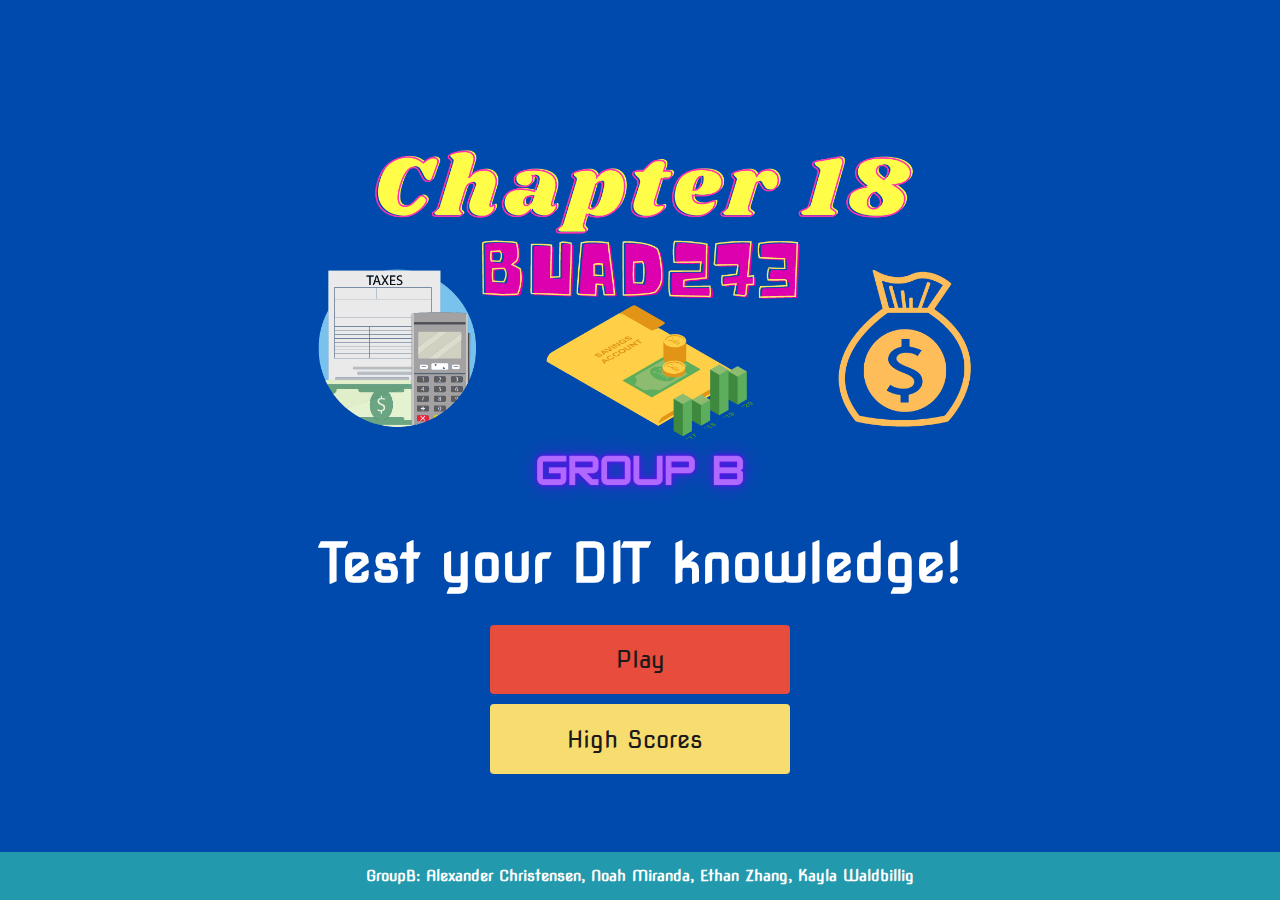
<file: index.html>
<!DOCTYPE html>
<html lang="en">
<head>
    <meta charset="UTF-8">
    <meta name="viewport" content="width=device-width, initial-scale=1.0">
    <title>Accounting Game BUAD273 Group B</title>
    <link rel="stylesheet" href="style.css">
    <link rel="stylesheet" href="https://use.fontawesome.com/releases/v5.13.1/css/all.css" integrity="sha384-xxzQGERXS00kBmZW/6qxqJPyxW3UR0BPsL4c8ILaIWXva5kFi7TxkIIaMiKtqV1Q" crossorigin="anonymous">
    </head>
<body>
           

    <div class="container">
        <div id="home" class="flex-column flex-center">
    <img src="Group%20C.png"width='700'>
            <h1>Test your DIT knowledge!</h1>
            <a href="game.html" class="btn">Play</a>
            <a href="highscores.html" id="highscore-btn" class="btn">High Scores<i class="fas fa-crown"></i></a>
        </div>
    </div>
</body>
<div class="footer">
    <h4>GroupB: Alexander Christensen, Noah Miranda, Ethan Zhang, Kayla Waldbillig</h4>
</div>
    </html>
</file>
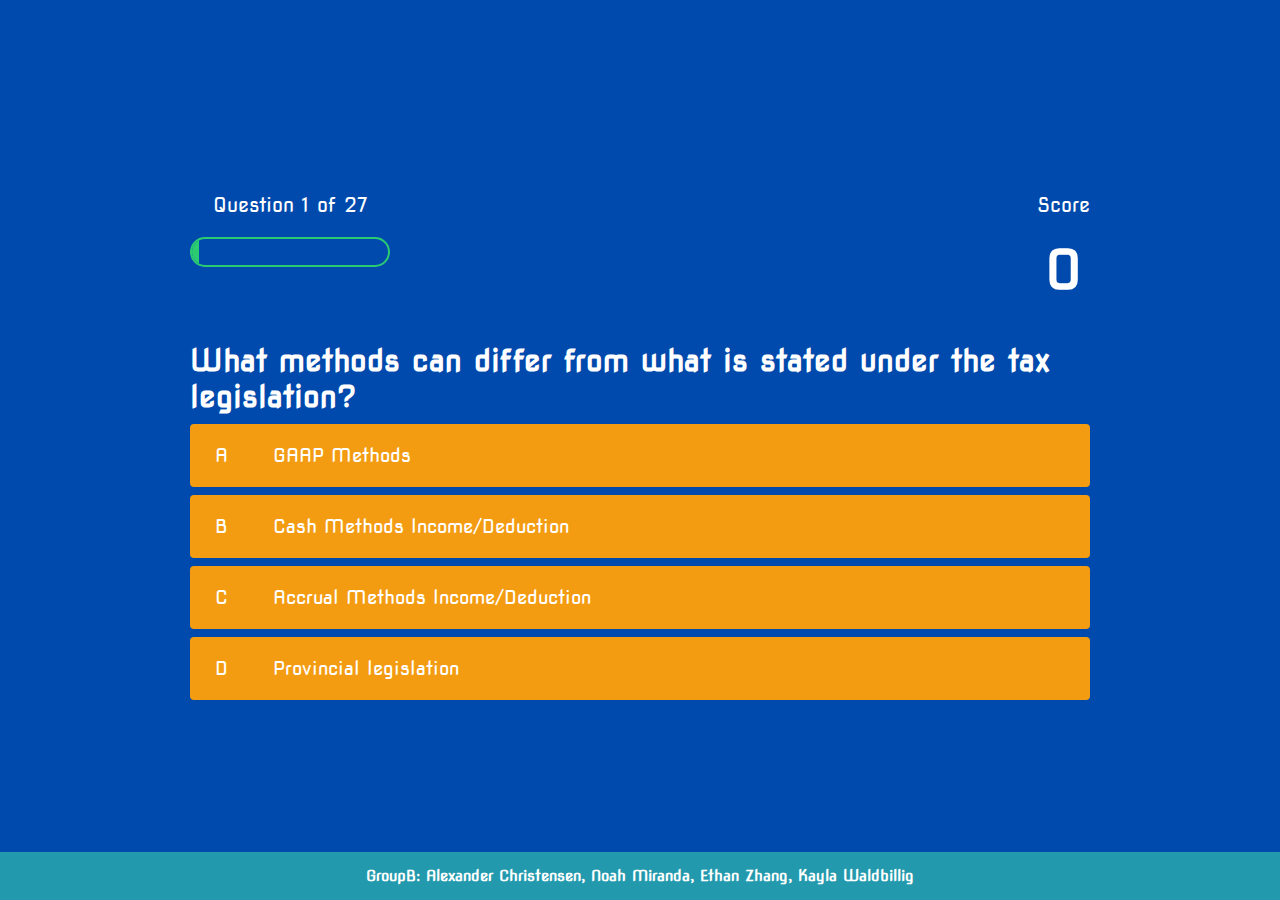
<file: game.html>
<!DOCTYPE html>
<html lang="en">
<head>
    <meta charset="UTF-8">
    <meta name="viewport" content="width=device-width, initial-scale=1.0">
    <title>Game Page</title>
    <link rel="stylesheet" href="style.css">
    <link rel="stylesheet" href="game.css">
</head>
<body>
    <div class="container">
        <div id="game" class="justify-center flex-column">
            <div id="hud">
                <div class="hud-item">
                    <p id="progressText" class="hud-prefix">
                        Question
                    </p>
                    <div id="progressBar">
                        <div id="progressBarFull"></div>
                    </div>
                </div>
                <div class="hud-item">
                    <p class="hud-prefix">
                        Score
                    </p>
                    <h1 class="hud-main-text" id="score">
                        0
                    </h1>
                </div>
            </div>
            <h3 id="question">What is the answer to this question</h3>
            <div class="choice-container">
                <p class="choice-prefix">A</p>
                <p class="choice-text" data-number="1">Choice</p>
            </div>
            <div class="choice-container">
                <p class="choice-prefix">B</p>
                <p class="choice-text" data-number="2">Choice 2</p>
            </div>
            <div class="choice-container">
                <p class="choice-prefix">C</p>
                <p class="choice-text" data-number="3">Choice 3</p>
            </div>
            <div class="choice-container">
                <p class="choice-prefix">D</p>
                <p class="choice-text" data-number="4">Choice 4</p>
            </div>
        </div>
    </div>
    <script src="game.js"></script>
</body>
<div class="footer">
    <h4>GroupB: Alexander Christensen, Noah Miranda, Ethan Zhang, Kayla Waldbillig</h4>
</div>
</html>
</file>
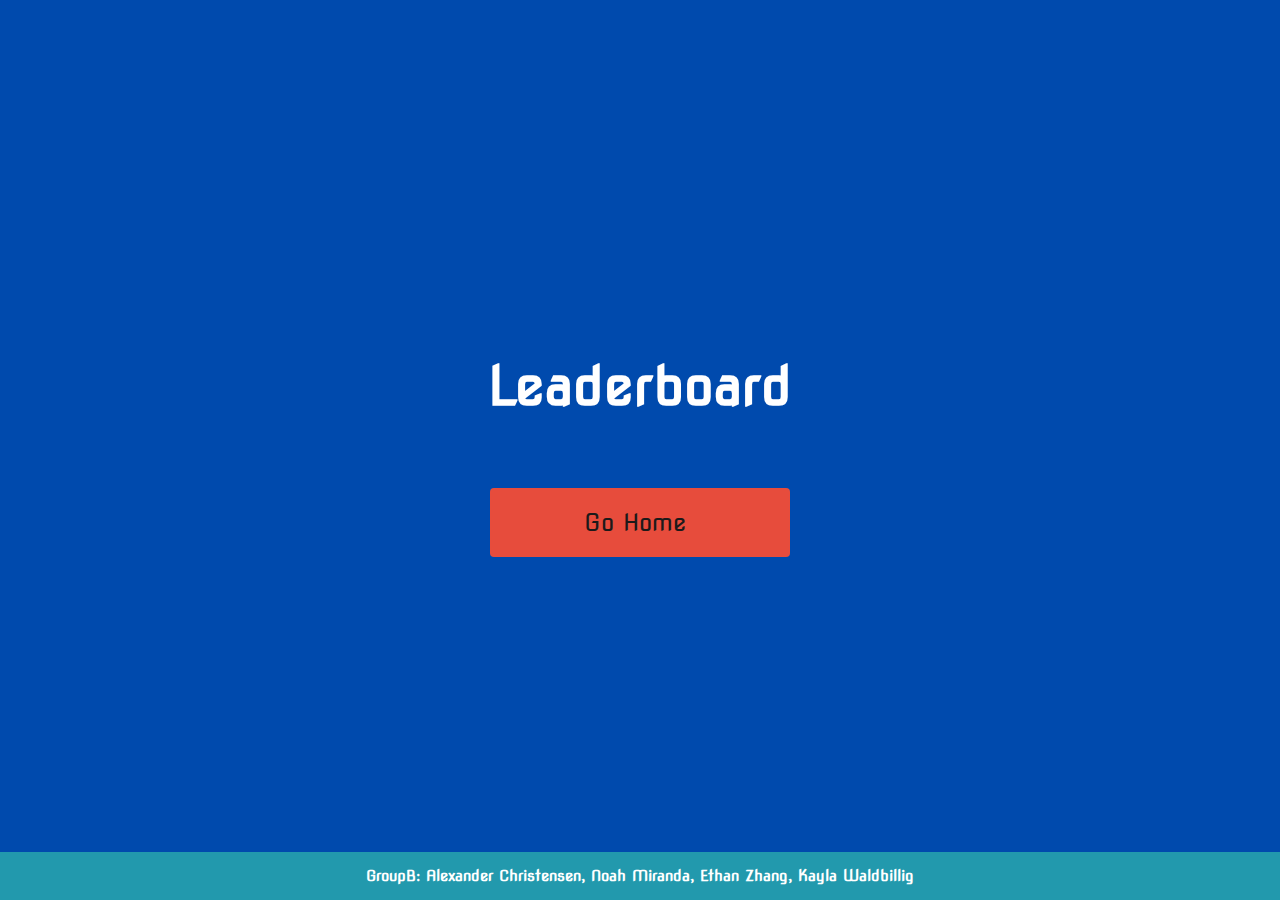
<file: highscores.html>
<!DOCTYPE html>
<html lang="en">
<head>
    <meta charset="UTF-8">
    <meta name="viewport" content="width=device-width, initial-scale=1.0">
    <title>High Scores</title>
    <link rel="stylesheet" href="style.css">
    <link rel="stylesheet" href="highscores.css">
    <link rel="stylesheet" href="https://use.fontawesome.com/releases/v5.13.1/css/all.css" integrity="sha384-xxzQGERXS00kBmZW/6qxqJPyxW3UR0BPsL4c8ILaIWXva5kFi7TxkIIaMiKtqV1Q" crossorigin="anonymous">
</head>
<body>
    <div class="container">
        <div id="highScores" class="flex-center flex-column">
            <h1 id="finalScore">Leaderboard</h1>
            <ul id="highScoresList"></ul>
            <a href="index.html" class="btn">Go Home<i class="fas fa-home"></i></a>
        </div>
    </div>
    <script src="highscores.js"></script>
</body>
<div class="footer">
    <h4>GroupB: Alexander Christensen, Noah Miranda, Ethan Zhang, Kayla Waldbillig</h4>
</div>
</html>
</file>
<file: style.css>
@import url('https://fonts.googleapis.com/css2?family=Nova+Square&display=swap');

:root {
    background-color: rgb(0, 74, 173)
}

* {
    box-sizing: border-box;
    margin: 0;
    padding: 0;
    font-size: 62.5%;
font-family: 'Nova Square', cursive;
}

h1 {
    font-size: 5.4rem;
    color: #fff;
    margin-bottom: 3rem;
    margin-top: 2rem;
}



h2 {
    font-size: 4.2rem;
    margin-bottom: 4rem;
     color: #fff;

}
h3 {
    font-size: 3rem;
    color: #fff;
    margin-bottom: 1rem;
    margin-top: 1rem;

}

h4 {
    font-size: 1.5rem;
    color: #fff;
    margin-bottom: 1.5rem;
    margin-top: 1.5rem;

}
.footer {
  position: fixed;
  left: 0;
  bottom: 0;
  width: 100%;
  background-color: rgb(34, 153, 173);

  text-align: center;
}
#header {
margin-top: 1rem;
margin-bottom: auto;
margin-left: auto;
margin-right: auto;

padding: 5px;
height: 350px;
width: 95%;

background-image: url("Group%20C.png");
background-size: contain;
color: white;
background-position:center;
background-repeat:no-repeat;
}
.container {
   width: 100vw;
    height: 100vh;
    display: flex;
    justify-content: center;
    align-items: center;
    max-width: 90rem;
    margin: 0 auto;
    padding: 2rem;

}

.flex-column {
    display: flex;
    flex-direction: column;
}

.flex-center {
    justify-content: center;
    align-items: center;
}

.justify-center {
    justify-content: center;
}

.text-center {
    text-align: center;
}

.hidden {
    display: none;
}

.btn {
    font-size: 2.4rem;
    padding: 2rem 0;
    width: 30rem;
    text-align: center;
    margin-bottom: 1rem;
    text-decoration: none;
    color: rgb(28, 26, 26);
    background: linear-gradient(90deg, rgb(231, 76, 60) 0%, rgb(231, 76, 60) 100%);
    border-radius: 4px;
}

.btn:hover {
    cursor: pointer;
    box-shadow: 0 0.4rem 1.4rem 0 rgba(8, 114, 244, 0.6);
    transition: transform 150ms;
    transform: scale(1.03);
}

.btn[disabled]:hover {
    cursor: not-allowed;
    box-shadow: none;
    transform: none;
}

#highscore-btn {
    background: linear-gradient(90deg, rgb(247, 220, 111) 0%, rgb(247, 221, 111) 100%);
}

#highscore-btn:hover {
    box-shadow: 0 0.4rem 1.4rem 0 rgba(255,255,0,0.5)
}

.fa-crown {
    font-size: 2.5rem;
    margin-left: 1rem;
}

/* End Page CSS */
.end-form-container {
    width: 100%;
    display: flex;
    flex-direction: column;
    align-items: center;
    max-width: 30rem;
}

input {
    margin-bottom: 1rem;
    width: 20rem;
    padding: 1.5rem;
    font-size: 1.8rem;
    border: none;
    box-shadow: 0 0.1rem 1.4rem 0 rgba(86, 185, 235, 0.5);
}

input::placeholder {
    color: #aaa;
}

#username {
    margin-bottom: 3rem;
    width: 100%;
    outline: none;
}

#end-text {
    font-size: 2.4rem;
    color: #fff;
    text-align: center;
}

#saveScoreBtn {
    border: none;
}

.fa-home {
    margin-left: 1rem;
    font-size: 2rem;
    color: rgb(28, 26, 26)
}
@media screen and (max-width: 500px){

    img{
        margin-top:auto;
        width: 380px;
    }
    h1 {
        font-size: 3rem;
        margin-bottom: 3rem;
        margin-top: 2rem;
    }
    
    
    
    h2 {
        font-size: 3rem;
        margin-bottom: 4rem;
    
    }

    #finalScore{
        font-size: 3rem;
        margin-top: 1rem;
        margin-bottom: 1rem;

    }
}
</file>
<file: game.css>
body {
    color: #fff;
}

.choice-container {
    display: flex;
    margin-bottom: 0.8rem;
    width: 100%;
    border-radius: 4px;
    background: rgb(243, 156, 18);
    font-size: 3rem;
    min-width: 90rem;
}

.choice-container:hover {
    cursor: pointer;
    box-shadow: 0 0.4rem 1.4rem 0 rgba(6, 103, 247, 0.5);
    transform: scale(1.02);
    transform: transform 100ms;
}

.choice-prefix {
    padding: 2rem 2.5rem;
    color: white;
}

.choice-text {
    padding: 2rem;
    width: 100%;
}

.correct {
    background: linear-gradient(32deg, rgba(11, 223, 36) 0%, rgb(41, 232, 111) 100%);
}

.incorrect {
    background: linear-gradient(32deg, rgba(230, 29, 29, 1) 0%, rgb(224, 11, 11, 1) 100%);
}

/* Heads up Display */
#hud {
    display: flex;
    justify-content: space-between;
}

.hud-prefix {
    text-align: center;
    font-size: 2rem;
}

.hud-main-text {
    text-align: center;
}

#progressBar {
    width: 20rem;
    height: 3rem;
    border: 0.2rem solid rgb(43,204,113);
    margin-top: 2rem;
    border-radius: 50px;
    overflow: hidden;
}

#progressBarFull {
    height: 100%;
    background: rgb(43,204,113);
    width: 0%;
}

@media screen and (max-width: 500px) {
    .choice-container {
        min-width: 10rem;
    }
    #question{
        font-size: large;
    }
    .hud-prefix{
        font-size: 1rem; 
    }
    #progressBar {
    width: 10rem;
    height: 1rem;
    border: 0.2rem solid rgb(241,24,14);
    margin-top: 2rem;
    border-radius: 50px;
    overflow: hidden;
    }
    .choice-prefix {
        padding: 1rem 1.5rem;
        color: white;
    }
    .choice-text {
        padding: 1rem;
        width: 100%;
    }
    
}
</file>
<file: highscores.css>
body {
    color: #fff;
}

#highScoresList {
    list-style: none;
    margin-bottom: 4rem;
}

.high-score {
    font-size: 2.8rem;
    margin-bottom: 0.5rem;
}
</file>
